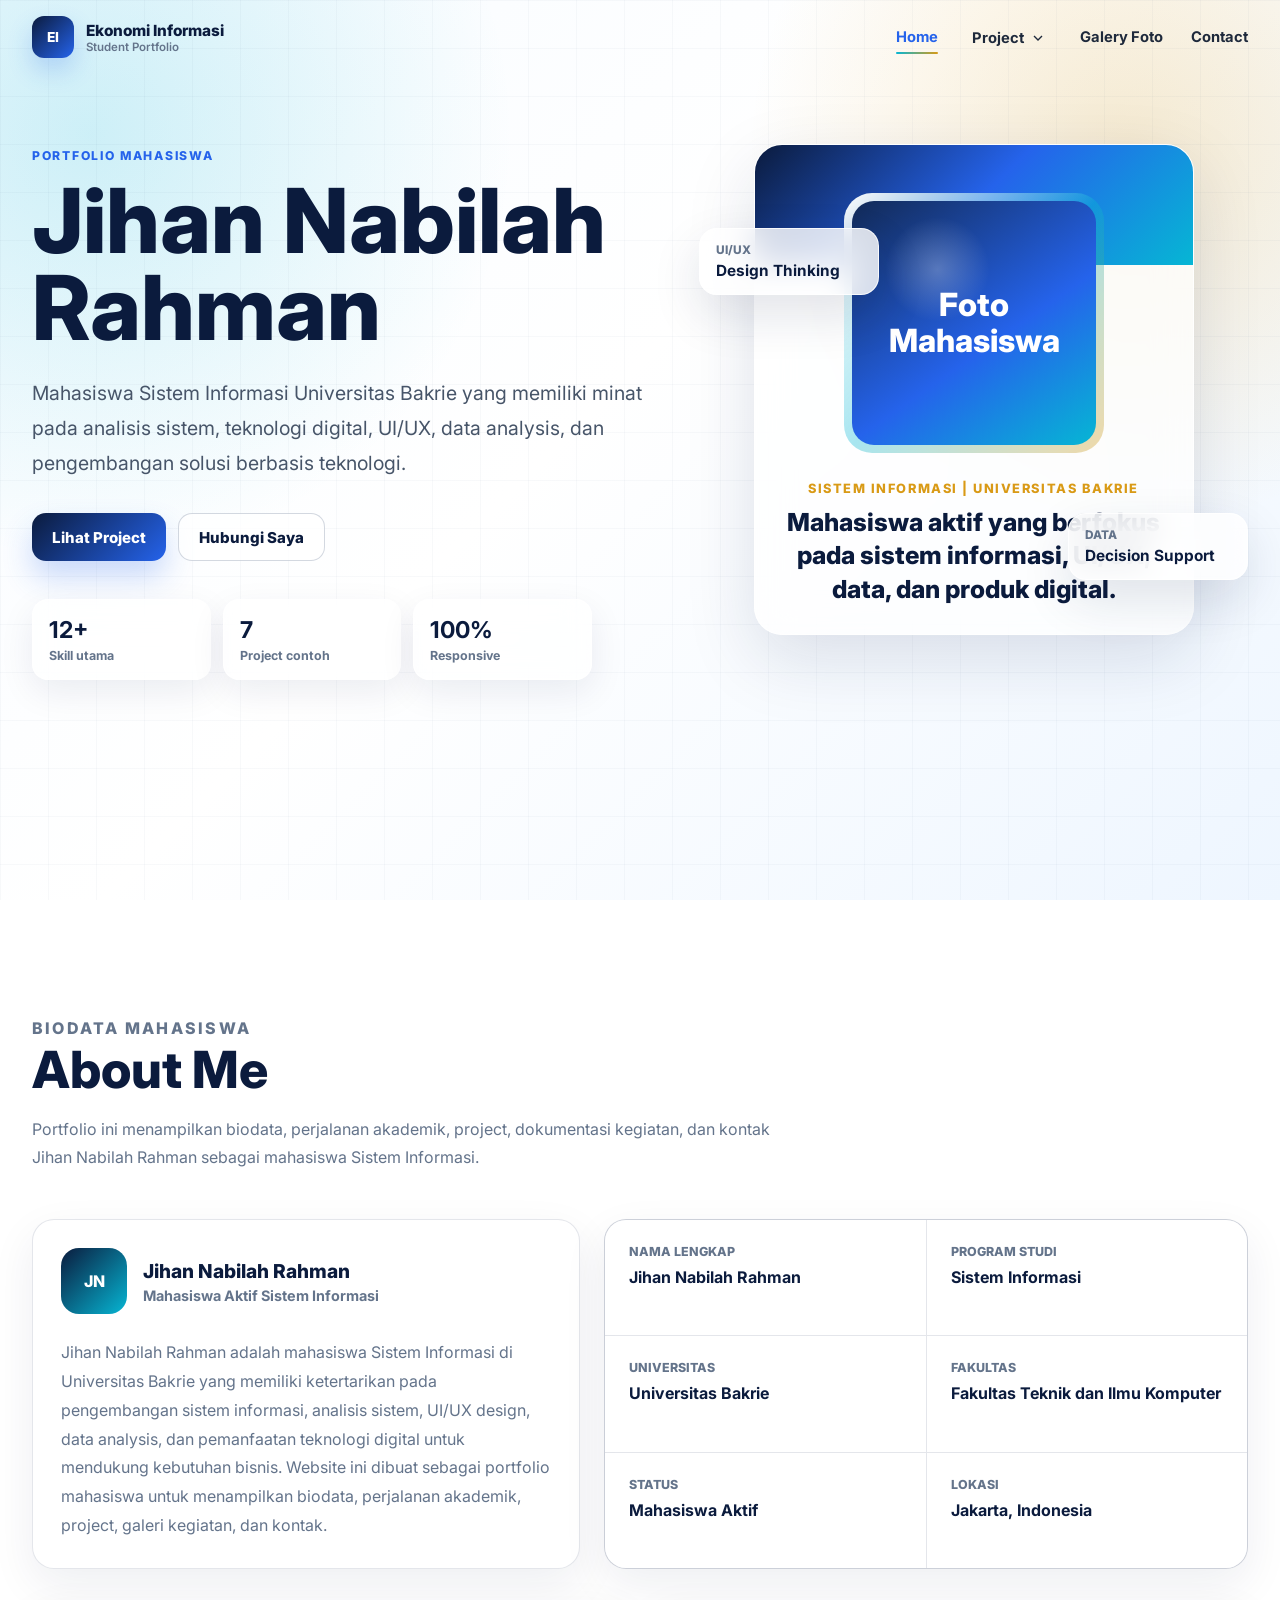
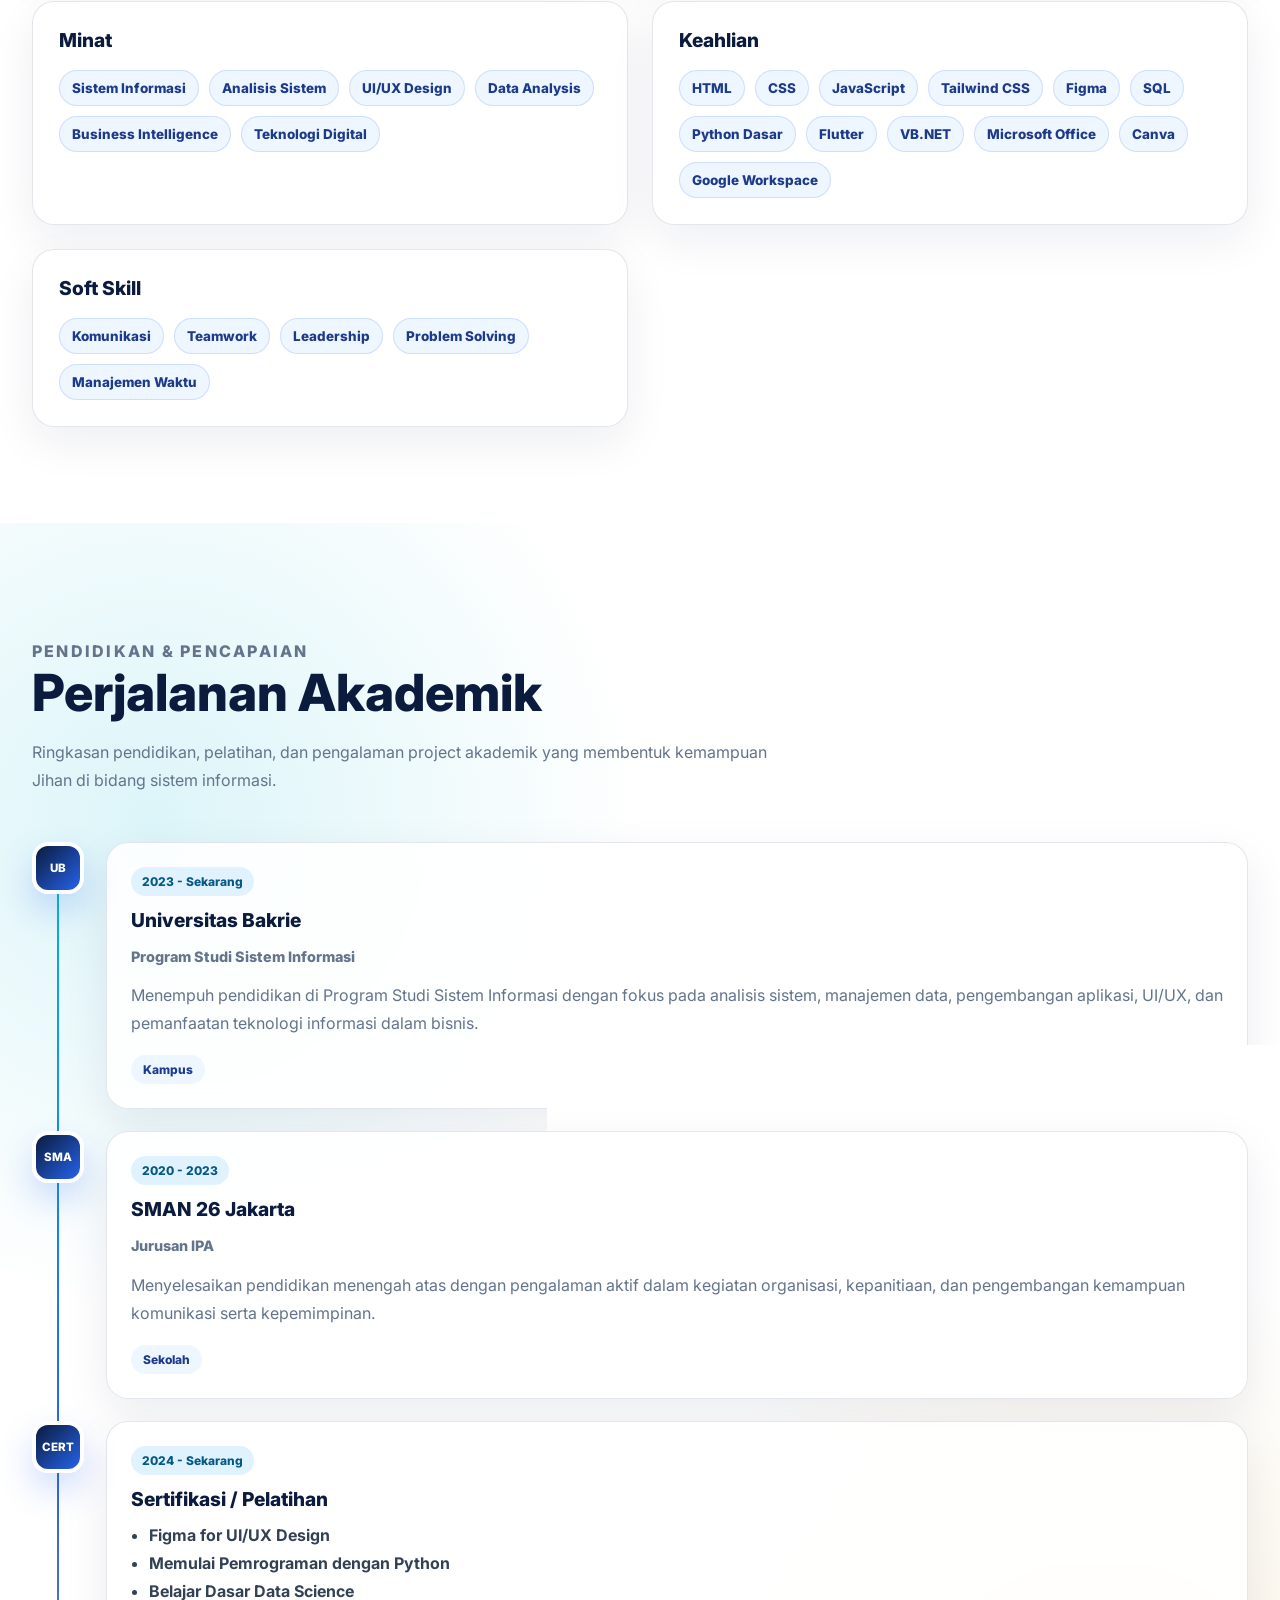
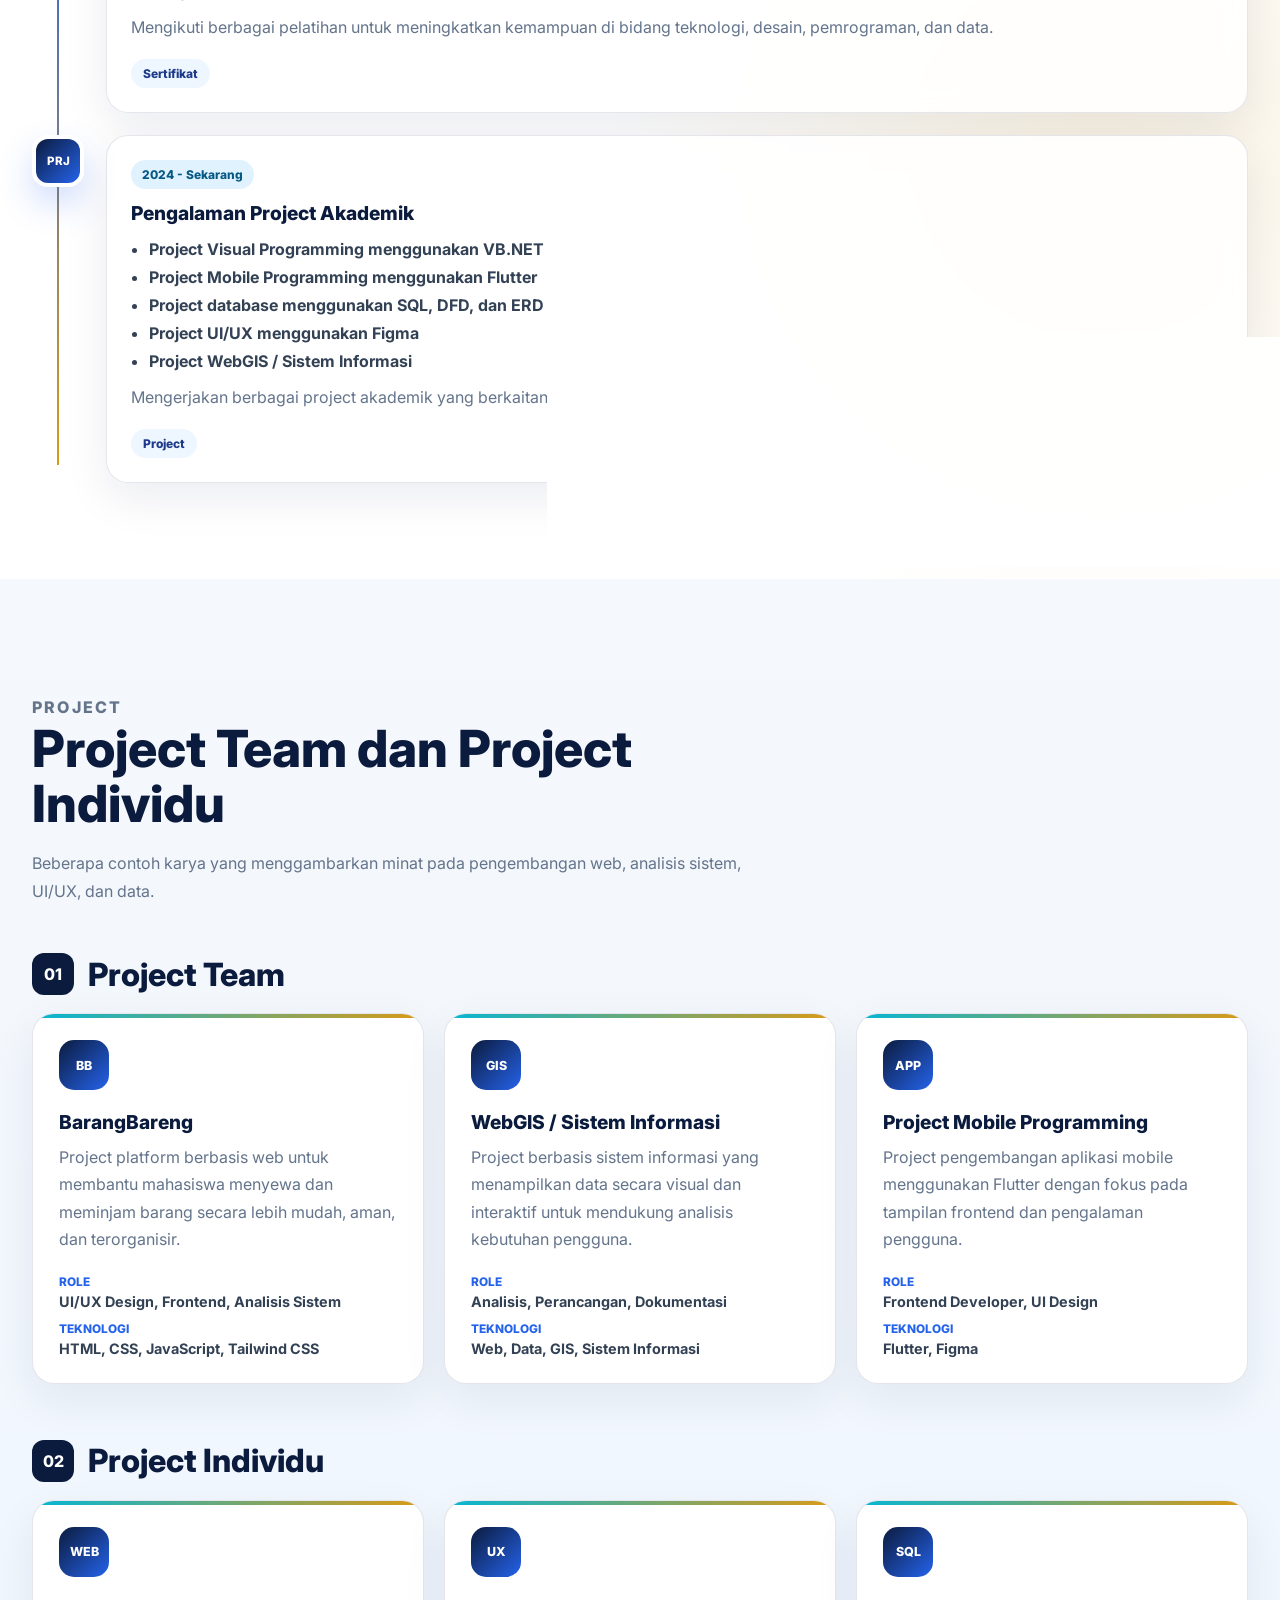
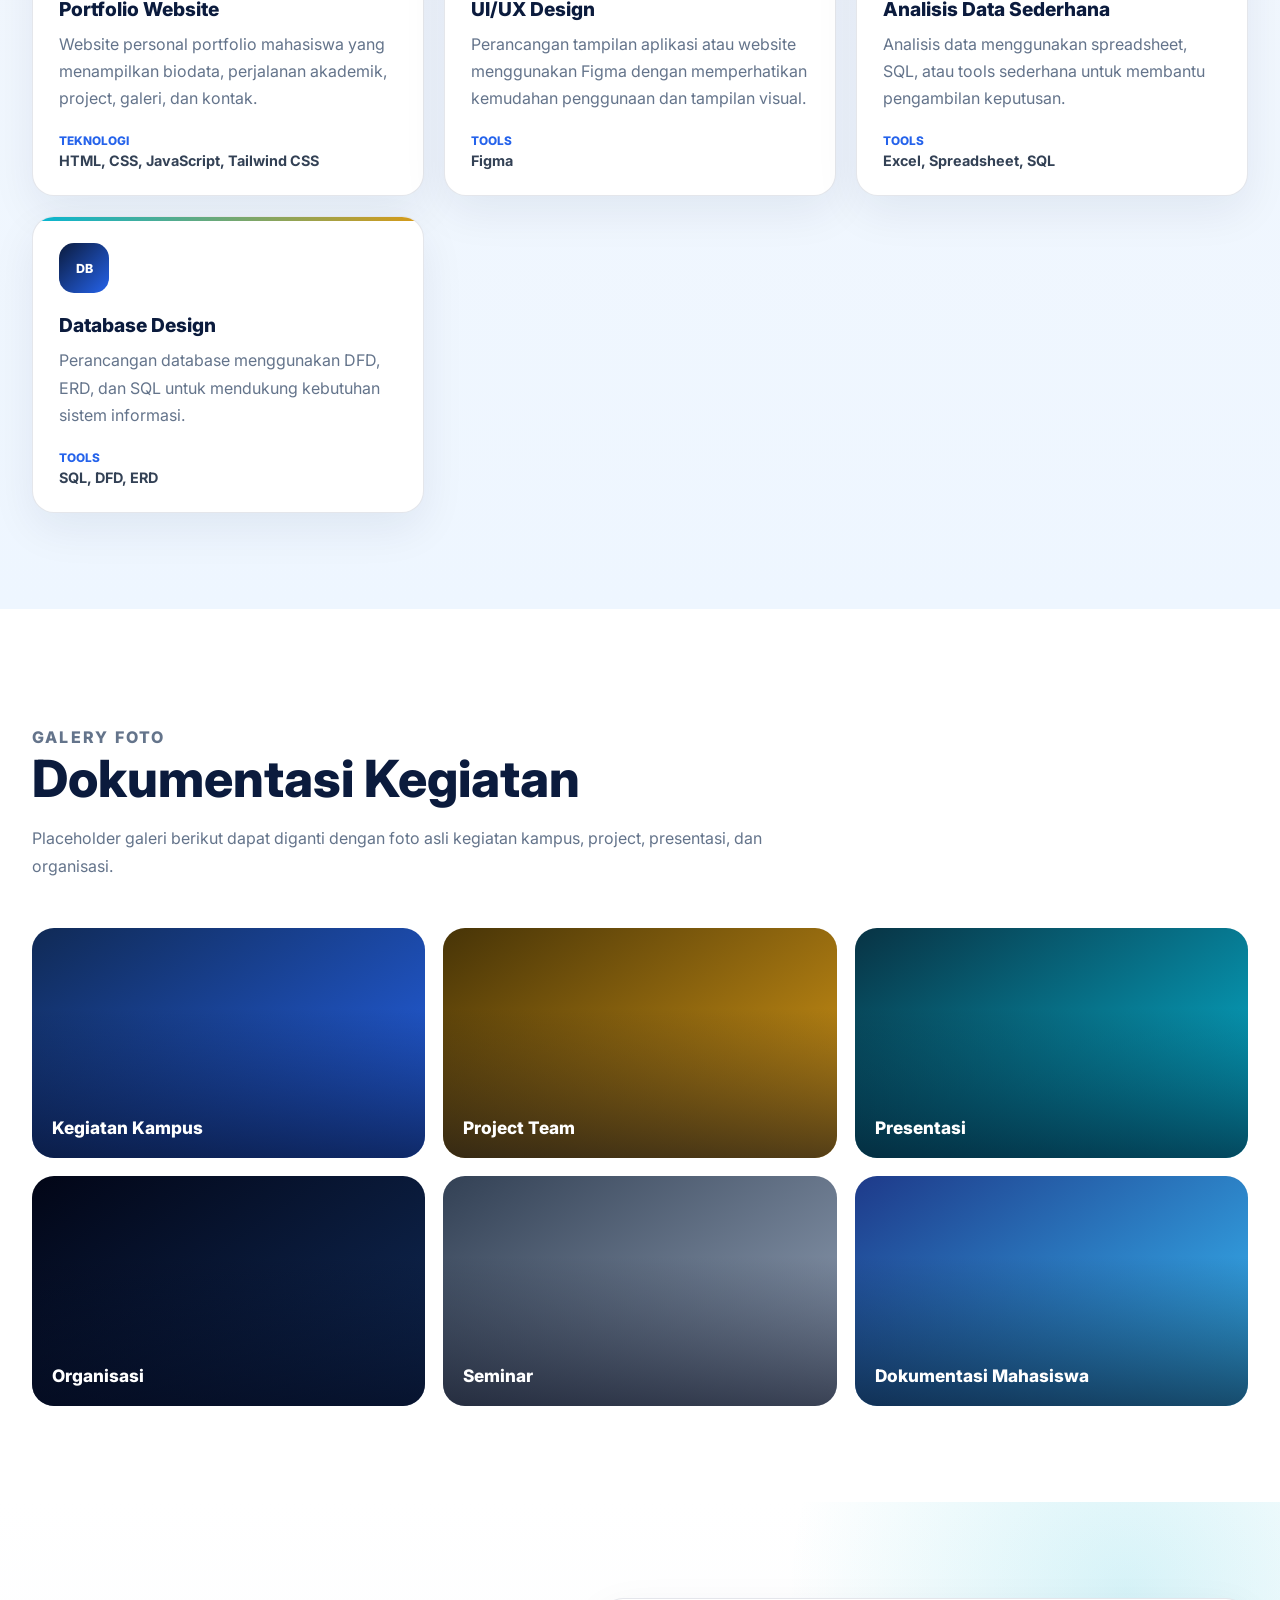
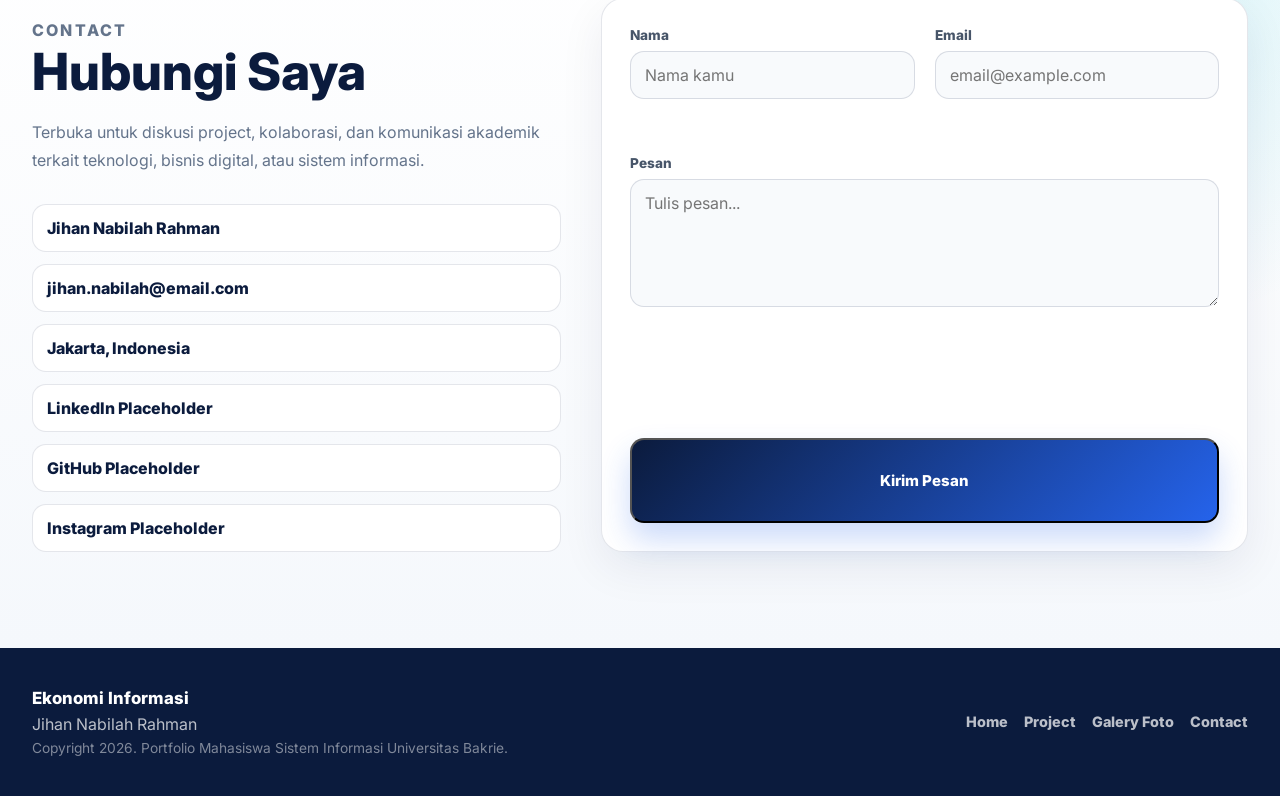
<file: index.html>
<!DOCTYPE html>
<html lang="id" class="scroll-smooth">
<head>
  <meta charset="UTF-8" />
  <meta name="viewport" content="width=device-width, initial-scale=1.0" />
  <meta name="description" content="Portfolio mahasiswa Jihan Nabilah Rahman untuk mata kuliah Ekonomi Informasi." />
  <title>Jihan Nabilah Rahman | Portfolio Mahasiswa</title>

  <link rel="preconnect" href="https://fonts.googleapis.com" />
  <link rel="preconnect" href="https://fonts.gstatic.com" crossorigin />
  <link href="https://fonts.googleapis.com/css2?family=Inter:wght@400;500;600;700;800&display=swap" rel="stylesheet" />
  <link rel="icon" href="assets/favicon.svg" type="image/svg+xml" />
  <link rel="stylesheet" href="assets/css/styles.css" />
</head>
<body>
  <div id="progress-bar" aria-hidden="true"></div>

  <header id="navbar" class="fixed left-0 top-0 z-50 w-full">
    <nav class="mx-auto flex max-w-7xl items-center justify-between px-5 py-4 lg:px-8" aria-label="Navigasi utama">
      <a href="#home" class="brand-link" aria-label="Ke halaman Home">
        <span class="brand-mark">EI</span>
        <span>
          <span class="brand-title">Ekonomi Informasi</span>
          <span class="brand-subtitle">Student Portfolio</span>
        </span>
      </a>

      <div class="hidden items-center gap-7 lg:flex">
        <a href="#home" class="nav-link active">Home</a>
        <div class="dropdown-parent">
          <button class="nav-link dropdown-trigger" type="button" aria-haspopup="true" aria-expanded="false">
            Project
            <svg class="h-4 w-4" viewBox="0 0 24 24" fill="none" stroke="currentColor" stroke-width="2">
              <path d="m6 9 6 6 6-6" />
            </svg>
          </button>
          <div class="dropdown-menu" role="menu">
            <a href="#project-team" class="dropdown-item" role="menuitem">Project Team</a>
            <a href="#project-individu" class="dropdown-item" role="menuitem">Project Individu</a>
          </div>
        </div>
        <a href="#gallery" class="nav-link">Galery Foto</a>
        <a href="#contact" class="nav-link">Contact</a>
      </div>

      <button id="hamburger" class="icon-button lg:hidden" type="button" aria-label="Buka menu" aria-controls="mobile-menu" aria-expanded="false">
        <span></span>
        <span></span>
        <span></span>
      </button>
    </nav>

    <div id="mobile-menu" class="mobile-panel lg:hidden" aria-hidden="true">
      <div class="mobile-panel-inner">
        <a href="#home" class="mobile-link">Home</a>
        <button id="mobile-project-toggle" class="mobile-link mobile-project-toggle" type="button" aria-expanded="false">
          Project
          <svg class="h-4 w-4" viewBox="0 0 24 24" fill="none" stroke="currentColor" stroke-width="2">
            <path d="m6 9 6 6 6-6" />
          </svg>
        </button>
        <div id="mobile-project-menu" class="mobile-submenu">
          <a href="#project-team" class="mobile-link mobile-sub-link">Project Team</a>
          <a href="#project-individu" class="mobile-link mobile-sub-link">Project Individu</a>
        </div>
        <a href="#gallery" class="mobile-link">Galery Foto</a>
        <a href="#contact" class="mobile-link">Contact</a>
      </div>
    </div>
  </header>

  <main>
    <section id="home" class="hero-section section-offset">
      <div class="hero-grid mx-auto grid max-w-7xl items-center gap-12 px-5 pb-20 pt-32 lg:grid-cols-[1.06fr_0.94fr] lg:px-8 lg:pb-24 lg:pt-36">
        <div class="hero-copy reveal">
          <p class="eyebrow">Portfolio Mahasiswa</p>
          <h1>Jihan Nabilah Rahman</h1>
          <p class="hero-subtitle">
            Mahasiswa Sistem Informasi Universitas Bakrie yang memiliki minat pada analisis sistem, teknologi digital, UI/UX, data analysis, dan pengembangan solusi berbasis teknologi.
          </p>
          <div class="mt-8 flex flex-col gap-3 sm:flex-row">
            <a href="#project-team" class="btn btn-primary">Lihat Project</a>
            <a href="#contact" class="btn btn-secondary">Hubungi Saya</a>
          </div>
          <div class="hero-stats" aria-label="Ringkasan portfolio">
            <div>
              <strong>12+</strong>
              <span>Skill utama</span>
            </div>
            <div>
              <strong>7</strong>
              <span>Project contoh</span>
            </div>
            <div>
              <strong>100%</strong>
              <span>Responsive</span>
            </div>
          </div>
        </div>

        <div class="hero-visual reveal">
          <div class="student-card">
            <div class="photo-frame">
              <!-- Ganti blok placeholder ini dengan <img src="path/foto-jihan.jpg" alt="Foto Jihan Nabilah Rahman"> jika foto asli sudah tersedia. -->
              <div class="student-photo-placeholder">
                <span>Foto Mahasiswa</span>
              </div>
            </div>
            <div class="student-card-content">
              <p>Sistem Informasi | Universitas Bakrie</p>
              <h2>Mahasiswa aktif yang berfokus pada sistem informasi, UI/UX, data, dan produk digital.</h2>
            </div>
          </div>
          <div class="floating-note note-one">
            <span>UI/UX</span>
            <strong>Design Thinking</strong>
          </div>
          <div class="floating-note note-two">
            <span>Data</span>
            <strong>Decision Support</strong>
          </div>
        </div>
      </div>
    </section>

    <section id="about" class="section-offset bg-white px-5 py-20 lg:px-8 lg:py-24">
      <div class="mx-auto max-w-7xl">
        <div class="section-heading reveal">
          <p class="eyebrow">Biodata Mahasiswa</p>
          <h2>About Me</h2>
          <p>
            Portfolio ini menampilkan biodata, perjalanan akademik, project, dokumentasi kegiatan, dan kontak Jihan Nabilah Rahman sebagai mahasiswa Sistem Informasi.
          </p>
        </div>

        <div class="mt-12 grid gap-6 lg:grid-cols-[0.92fr_1.08fr]">
          <article class="profile-card reveal">
            <div class="profile-header">
              <div class="profile-avatar">JN</div>
              <div>
                <h3>Jihan Nabilah Rahman</h3>
                <p>Mahasiswa Aktif Sistem Informasi</p>
              </div>
            </div>
            <p class="profile-description">
              Jihan Nabilah Rahman adalah mahasiswa Sistem Informasi di Universitas Bakrie yang memiliki ketertarikan pada pengembangan sistem informasi, analisis sistem, UI/UX design, data analysis, dan pemanfaatan teknologi digital untuk mendukung kebutuhan bisnis. Website ini dibuat sebagai portfolio mahasiswa untuk menampilkan biodata, perjalanan akademik, project, galeri kegiatan, dan kontak.
            </p>
          </article>

          <div class="bio-grid reveal">
            <div class="bio-item">
              <span>Nama Lengkap</span>
              <strong>Jihan Nabilah Rahman</strong>
            </div>
            <div class="bio-item">
              <span>Program Studi</span>
              <strong>Sistem Informasi</strong>
            </div>
            <div class="bio-item">
              <span>Universitas</span>
              <strong>Universitas Bakrie</strong>
            </div>
            <div class="bio-item">
              <span>Fakultas</span>
              <strong>Fakultas Teknik dan Ilmu Komputer</strong>
            </div>
            <div class="bio-item">
              <span>Status</span>
              <strong>Mahasiswa Aktif</strong>
            </div>
            <div class="bio-item">
              <span>Lokasi</span>
              <strong>Jakarta, Indonesia</strong>
            </div>
          </div>
        </div>

        <div class="mt-8 grid gap-6 lg:grid-cols-2">
          <article class="skill-card reveal">
            <h3>Minat</h3>
            <div class="pill-list">
              <span>Sistem Informasi</span>
              <span>Analisis Sistem</span>
              <span>UI/UX Design</span>
              <span>Data Analysis</span>
              <span>Business Intelligence</span>
              <span>Teknologi Digital</span>
            </div>
          </article>
          <article class="skill-card reveal">
            <h3>Keahlian</h3>
            <div class="pill-list">
              <span>HTML</span>
              <span>CSS</span>
              <span>JavaScript</span>
              <span>Tailwind CSS</span>
              <span>Figma</span>
              <span>SQL</span>
              <span>Python Dasar</span>
              <span>Flutter</span>
              <span>VB.NET</span>
              <span>Microsoft Office</span>
              <span>Canva</span>
              <span>Google Workspace</span>
            </div>
          </article>
          <article class="skill-card reveal">
            <h3>Soft Skill</h3>
            <div class="pill-list">
              <span>Komunikasi</span>
              <span>Teamwork</span>
              <span>Leadership</span>
              <span>Problem Solving</span>
              <span>Manajemen Waktu</span>
            </div>
          </article>
        </div>
      </div>
    </section>

    <section id="academic" class="section-offset academic-section px-5 py-20 lg:px-8 lg:py-24">
      <div class="mx-auto max-w-7xl">
        <div class="section-heading reveal">
          <p class="eyebrow">Pendidikan & Pencapaian</p>
          <h2>Perjalanan Akademik</h2>
          <p>Ringkasan pendidikan, pelatihan, dan pengalaman project akademik yang membentuk kemampuan Jihan di bidang sistem informasi.</p>
        </div>

        <div class="timeline mt-12">
          <article class="timeline-item reveal">
            <div class="timeline-icon" aria-hidden="true">UB</div>
            <div class="timeline-card">
              <span class="timeline-year">2023 - Sekarang</span>
              <h3>Universitas Bakrie</h3>
              <p class="timeline-meta">Program Studi Sistem Informasi</p>
              <p>Menempuh pendidikan di Program Studi Sistem Informasi dengan fokus pada analisis sistem, manajemen data, pengembangan aplikasi, UI/UX, dan pemanfaatan teknologi informasi dalam bisnis.</p>
              <span class="timeline-badge">Kampus</span>
            </div>
          </article>

          <article class="timeline-item reveal">
            <div class="timeline-icon" aria-hidden="true">SMA</div>
            <div class="timeline-card">
              <span class="timeline-year">2020 - 2023</span>
              <h3>SMAN 26 Jakarta</h3>
              <p class="timeline-meta">Jurusan IPA</p>
              <p>Menyelesaikan pendidikan menengah atas dengan pengalaman aktif dalam kegiatan organisasi, kepanitiaan, dan pengembangan kemampuan komunikasi serta kepemimpinan.</p>
              <span class="timeline-badge">Sekolah</span>
            </div>
          </article>

          <article class="timeline-item reveal">
            <div class="timeline-icon" aria-hidden="true">CERT</div>
            <div class="timeline-card">
              <span class="timeline-year">2024 - Sekarang</span>
              <h3>Sertifikasi / Pelatihan</h3>
              <ul class="timeline-list">
                <li>Figma for UI/UX Design</li>
                <li>Memulai Pemrograman dengan Python</li>
                <li>Belajar Dasar Data Science</li>
              </ul>
              <p>Mengikuti berbagai pelatihan untuk meningkatkan kemampuan di bidang teknologi, desain, pemrograman, dan data.</p>
              <span class="timeline-badge">Sertifikat</span>
            </div>
          </article>

          <article class="timeline-item reveal">
            <div class="timeline-icon" aria-hidden="true">PRJ</div>
            <div class="timeline-card">
              <span class="timeline-year">2024 - Sekarang</span>
              <h3>Pengalaman Project Akademik</h3>
              <ul class="timeline-list">
                <li>Project Visual Programming menggunakan VB.NET</li>
                <li>Project Mobile Programming menggunakan Flutter</li>
                <li>Project database menggunakan SQL, DFD, dan ERD</li>
                <li>Project UI/UX menggunakan Figma</li>
                <li>Project WebGIS / Sistem Informasi</li>
              </ul>
              <p>Mengerjakan berbagai project akademik yang berkaitan dengan pengembangan aplikasi, perancangan sistem, database, dan visualisasi informasi.</p>
              <span class="timeline-badge">Project</span>
            </div>
          </article>
        </div>
      </div>
    </section>

    <section id="projects" class="section-offset section-tint px-5 py-20 lg:px-8 lg:py-24">
      <div class="mx-auto max-w-7xl">
        <div class="section-heading reveal">
          <p class="eyebrow">Project</p>
          <h2>Project Team dan Project Individu</h2>
          <p>Beberapa contoh karya yang menggambarkan minat pada pengembangan web, analisis sistem, UI/UX, dan data.</p>
        </div>

        <div id="project-team" class="project-block section-offset mt-12">
          <div class="project-block-heading reveal">
            <span>01</span>
            <h3>Project Team</h3>
          </div>
          <div class="project-grid three">
            <article class="project-card reveal">
              <div class="project-icon">BB</div>
              <h4>BarangBareng</h4>
              <p>Project platform berbasis web untuk membantu mahasiswa menyewa dan meminjam barang secara lebih mudah, aman, dan terorganisir.</p>
              <dl>
                <div><dt>Role</dt><dd>UI/UX Design, Frontend, Analisis Sistem</dd></div>
                <div><dt>Teknologi</dt><dd>HTML, CSS, JavaScript, Tailwind CSS</dd></div>
              </dl>
            </article>
            <article class="project-card reveal">
              <div class="project-icon">GIS</div>
              <h4>WebGIS / Sistem Informasi</h4>
              <p>Project berbasis sistem informasi yang menampilkan data secara visual dan interaktif untuk mendukung analisis kebutuhan pengguna.</p>
              <dl>
                <div><dt>Role</dt><dd>Analisis, Perancangan, Dokumentasi</dd></div>
                <div><dt>Teknologi</dt><dd>Web, Data, GIS, Sistem Informasi</dd></div>
              </dl>
            </article>
            <article class="project-card reveal">
              <div class="project-icon">APP</div>
              <h4>Project Mobile Programming</h4>
              <p>Project pengembangan aplikasi mobile menggunakan Flutter dengan fokus pada tampilan frontend dan pengalaman pengguna.</p>
              <dl>
                <div><dt>Role</dt><dd>Frontend Developer, UI Design</dd></div>
                <div><dt>Teknologi</dt><dd>Flutter, Figma</dd></div>
              </dl>
            </article>
          </div>
        </div>

        <div id="project-individu" class="project-block section-offset mt-14">
          <div class="project-block-heading reveal">
            <span>02</span>
            <h3>Project Individu</h3>
          </div>
          <div class="project-grid three">
            <article class="project-card reveal">
              <div class="project-icon">WEB</div>
              <h4>Portfolio Website</h4>
              <p>Website personal portfolio mahasiswa yang menampilkan biodata, perjalanan akademik, project, galeri, dan kontak.</p>
              <dl>
                <div><dt>Teknologi</dt><dd>HTML, CSS, JavaScript, Tailwind CSS</dd></div>
              </dl>
            </article>
            <article class="project-card reveal">
              <div class="project-icon">UX</div>
              <h4>UI/UX Design</h4>
              <p>Perancangan tampilan aplikasi atau website menggunakan Figma dengan memperhatikan kemudahan penggunaan dan tampilan visual.</p>
              <dl>
                <div><dt>Tools</dt><dd>Figma</dd></div>
              </dl>
            </article>
            <article class="project-card reveal">
              <div class="project-icon">SQL</div>
              <h4>Analisis Data Sederhana</h4>
              <p>Analisis data menggunakan spreadsheet, SQL, atau tools sederhana untuk membantu pengambilan keputusan.</p>
              <dl>
                <div><dt>Tools</dt><dd>Excel, Spreadsheet, SQL</dd></div>
              </dl>
            </article>
            <article class="project-card reveal">
              <div class="project-icon">DB</div>
              <h4>Database Design</h4>
              <p>Perancangan database menggunakan DFD, ERD, dan SQL untuk mendukung kebutuhan sistem informasi.</p>
              <dl>
                <div><dt>Tools</dt><dd>SQL, DFD, ERD</dd></div>
              </dl>
            </article>
          </div>
        </div>
      </div>
    </section>

    <section id="gallery" class="section-offset bg-white px-5 py-20 lg:px-8 lg:py-24">
      <div class="mx-auto max-w-7xl">
        <div class="section-heading reveal">
          <p class="eyebrow">Galery Foto</p>
          <h2>Dokumentasi Kegiatan</h2>
          <p>Placeholder galeri berikut dapat diganti dengan foto asli kegiatan kampus, project, presentasi, dan organisasi.</p>
        </div>

        <div class="gallery-grid mt-12">
          <button class="gallery-item reveal" type="button" data-title="Kegiatan Kampus" data-tone="blue">
            <span>Kegiatan Kampus</span>
          </button>
          <button class="gallery-item reveal" type="button" data-title="Project Team" data-tone="gold">
            <span>Project Team</span>
          </button>
          <button class="gallery-item reveal" type="button" data-title="Presentasi" data-tone="cyan">
            <span>Presentasi</span>
          </button>
          <button class="gallery-item reveal" type="button" data-title="Organisasi" data-tone="navy">
            <span>Organisasi</span>
          </button>
          <button class="gallery-item reveal" type="button" data-title="Seminar" data-tone="silver">
            <span>Seminar</span>
          </button>
          <button class="gallery-item reveal" type="button" data-title="Dokumentasi Mahasiswa" data-tone="sky">
            <span>Dokumentasi Mahasiswa</span>
          </button>
        </div>
      </div>
    </section>

    <section id="contact" class="section-offset contact-section px-5 py-20 lg:px-8 lg:py-24">
      <div class="mx-auto grid max-w-7xl gap-10 lg:grid-cols-[0.9fr_1.1fr]">
        <div class="contact-copy reveal">
          <p class="eyebrow">Contact</p>
          <h2>Hubungi Saya</h2>
          <p>Terbuka untuk diskusi project, kolaborasi, dan komunikasi akademik terkait teknologi, bisnis digital, atau sistem informasi.</p>

          <div class="contact-list">
            <span>Jihan Nabilah Rahman</span>
            <a href="mailto:jihan.nabilah@email.com">jihan.nabilah@email.com</a>
            <span>Jakarta, Indonesia</span>
            <a href="https://www.linkedin.com/" target="_blank" rel="noreferrer">LinkedIn Placeholder</a>
            <a href="https://github.com/" target="_blank" rel="noreferrer">GitHub Placeholder</a>
            <a href="https://www.instagram.com/" target="_blank" rel="noreferrer">Instagram Placeholder</a>
          </div>
        </div>

        <form id="contact-form" class="contact-form reveal" novalidate>
          <div class="grid gap-5 sm:grid-cols-2">
            <label>
              <span>Nama</span>
              <input name="name" type="text" placeholder="Nama kamu" required />
            </label>
            <label>
              <span>Email</span>
              <input name="email" type="email" placeholder="email@example.com" required />
            </label>
          </div>
          <label>
            <span>Pesan</span>
            <textarea name="message" rows="5" placeholder="Tulis pesan..." required></textarea>
          </label>
          <p id="form-message" class="form-message" role="status" aria-live="polite"></p>
          <button type="submit" class="btn btn-primary w-full justify-center">Kirim Pesan</button>
        </form>
      </div>
    </section>
  </main>

  <footer class="footer px-5 py-10 lg:px-8">
    <div class="mx-auto flex max-w-7xl flex-col gap-6 md:flex-row md:items-center md:justify-between">
      <div>
        <a href="#home" class="footer-brand">Ekonomi Informasi</a>
        <p>Jihan Nabilah Rahman</p>
        <p class="copyright">Copyright 2026. Portfolio Mahasiswa Sistem Informasi Universitas Bakrie.</p>
      </div>
      <div class="footer-links">
        <a href="#home">Home</a>
        <a href="#projects">Project</a>
        <a href="#gallery">Galery Foto</a>
        <a href="#contact">Contact</a>
      </div>
    </div>
  </footer>

  <button id="back-to-top" class="back-to-top" type="button" aria-label="Kembali ke atas">
    <svg class="h-5 w-5" viewBox="0 0 24 24" fill="none" stroke="currentColor" stroke-width="2.4">
      <path d="m18 15-6-6-6 6" />
    </svg>
  </button>

  <div id="lightbox" class="lightbox" aria-hidden="true">
    <div class="lightbox-card" role="dialog" aria-modal="true" aria-labelledby="lightbox-title">
      <button id="lightbox-close" class="lightbox-close" type="button" aria-label="Tutup galeri">&times;</button>
      <div id="lightbox-visual" class="lightbox-visual"></div>
      <h3 id="lightbox-title"></h3>
      <p>Placeholder foto. Ganti elemen galeri dengan gambar asli ketika file dokumentasi sudah tersedia.</p>
    </div>
  </div>

  <script src="assets/js/main.js"></script>
</body>
</html>
</file>
<file: assets/css/styles.css>
:root {
  --navy: #0b1b3d;
  --navy-2: #102a56;
  --blue: #2563eb;
  --cyan: #06b6d4;
  --gold: #d99a16;
  --soft: #f5f8fc;
  --muted: #64748b;
  --line: rgba(15, 31, 74, 0.11);
  --shadow: 0 24px 70px rgba(15, 31, 74, 0.13);
}

/* Local utility classes replacing the old Tailwind CDN usage for production. */
.fixed { position: fixed; }
.left-0 { left: 0; }
.top-0 { top: 0; }
.z-50 { z-index: 50; }
.w-full { width: 100%; }
.mx-auto { margin-right: auto; margin-left: auto; }
.mt-8 { margin-top: 2rem; }
.mt-12 { margin-top: 3rem; }
.mt-14 { margin-top: 3.5rem; }
.hidden { display: none; }
.flex { display: flex; }
.grid { display: grid; }
.items-center { align-items: center; }
.items-start { align-items: flex-start; }
.justify-between { justify-content: space-between; }
.justify-center { justify-content: center; }
.flex-col { flex-direction: column; }
.gap-3 { gap: 0.75rem; }
.gap-5 { gap: 1.25rem; }
.gap-6 { gap: 1.5rem; }
.gap-7 { gap: 1.75rem; }
.gap-10 { gap: 2.5rem; }
.gap-12 { gap: 3rem; }
.bg-white { background: #ffffff; }
.px-5 { padding-right: 1.25rem; padding-left: 1.25rem; }
.py-4 { padding-top: 1rem; padding-bottom: 1rem; }
.py-10 { padding-top: 2.5rem; padding-bottom: 2.5rem; }
.py-20 { padding-top: 5rem; padding-bottom: 5rem; }
.pb-20 { padding-bottom: 5rem; }
.pt-32 { padding-top: 8rem; }
.max-w-7xl { max-width: 80rem; }
.h-4 { height: 1rem; }
.h-5 { height: 1.25rem; }
.w-4 { width: 1rem; }
.w-5 { width: 1.25rem; }

* {
  box-sizing: border-box;
}

body {
  margin: 0;
  overflow-x: hidden;
  color: #14213d;
  background: #ffffff;
  font-family: "Inter", system-ui, -apple-system, BlinkMacSystemFont, "Segoe UI", sans-serif;
}

body.menu-open {
  overflow: hidden;
}

a {
  color: inherit;
  text-decoration: none;
}

button,
input,
textarea {
  font: inherit;
}

::selection {
  color: #ffffff;
  background: var(--blue);
}

#progress-bar {
  position: fixed;
  left: 0;
  top: 0;
  z-index: 100;
  height: 3px;
  width: 0;
  background: linear-gradient(90deg, var(--cyan), var(--gold));
}

#navbar {
  transition: background 220ms ease, box-shadow 220ms ease, border-color 220ms ease;
}

#navbar.scrolled,
#navbar.menu-active {
  border-bottom: 1px solid rgba(255, 255, 255, 0.3);
  background: rgba(255, 255, 255, 0.82);
  box-shadow: 0 18px 50px rgba(15, 31, 74, 0.08);
  backdrop-filter: blur(18px);
}

.brand-link {
  display: inline-flex;
  align-items: center;
  gap: 12px;
}

.brand-mark {
  display: grid;
  width: 42px;
  height: 42px;
  place-items: center;
  border-radius: 12px;
  color: #ffffff;
  background: linear-gradient(135deg, var(--navy), var(--blue));
  font-size: 0.86rem;
  font-weight: 800;
  box-shadow: 0 12px 24px rgba(37, 99, 235, 0.22);
}

.brand-title,
.brand-subtitle {
  display: block;
}

.brand-title {
  color: var(--navy);
  font-size: 0.96rem;
  font-weight: 800;
  letter-spacing: 0;
}

.brand-subtitle {
  color: var(--muted);
  font-size: 0.72rem;
  font-weight: 600;
}

.nav-link {
  display: inline-flex;
  align-items: center;
  gap: 6px;
  position: relative;
  color: #1e293b;
  font-size: 0.92rem;
  font-weight: 700;
  transition: color 180ms ease;
}

.nav-link::after {
  position: absolute;
  right: 0;
  bottom: -8px;
  left: 0;
  height: 2px;
  border-radius: 999px;
  background: linear-gradient(90deg, var(--cyan), var(--gold));
  content: "";
  opacity: 0;
  transform: scaleX(0.35);
  transition: opacity 180ms ease, transform 180ms ease;
}

.nav-link:hover,
.nav-link.active {
  color: var(--blue);
}

.nav-link:hover::after,
.nav-link.active::after {
  opacity: 1;
  transform: scaleX(1);
}

.dropdown-parent {
  position: relative;
}

.dropdown-trigger {
  border: 0;
  background: transparent;
  cursor: pointer;
}

.dropdown-menu {
  position: absolute;
  top: calc(100% + 18px);
  left: 50%;
  min-width: 210px;
  padding: 8px;
  border: 1px solid var(--line);
  border-radius: 16px;
  background: rgba(255, 255, 255, 0.96);
  box-shadow: var(--shadow);
  opacity: 0;
  pointer-events: none;
  transform: translate(-50%, 8px);
  transition: opacity 180ms ease, transform 180ms ease;
  backdrop-filter: blur(16px);
}

.dropdown-parent:hover .dropdown-menu,
.dropdown-parent:focus-within .dropdown-menu {
  opacity: 1;
  pointer-events: auto;
  transform: translate(-50%, 0);
}

.dropdown-item {
  display: block;
  padding: 11px 13px;
  border-radius: 11px;
  color: #334155;
  font-size: 0.9rem;
  font-weight: 700;
}

.dropdown-item:hover {
  color: var(--blue);
  background: #eef6ff;
}

.icon-button {
  display: inline-grid;
  width: 44px;
  height: 44px;
  place-items: center;
  border: 1px solid var(--line);
  border-radius: 12px;
  background: rgba(255, 255, 255, 0.76);
}

.icon-button span {
  display: block;
  width: 18px;
  height: 2px;
  margin: 2px 0;
  border-radius: 999px;
  background: var(--navy);
  transition: transform 180ms ease, opacity 180ms ease;
}

.icon-button.active span:nth-child(1) {
  transform: translateY(6px) rotate(45deg);
}

.icon-button.active span:nth-child(2) {
  opacity: 0;
}

.icon-button.active span:nth-child(3) {
  transform: translateY(-6px) rotate(-45deg);
}

.mobile-panel {
  max-height: 0;
  overflow: hidden;
  border-bottom: 1px solid transparent;
  background: rgba(255, 255, 255, 0.94);
  transition: max-height 240ms ease, border-color 240ms ease;
  backdrop-filter: blur(18px);
}

.mobile-panel.open {
  max-height: 430px;
  border-color: var(--line);
}

.mobile-panel-inner {
  display: flex;
  flex-direction: column;
  gap: 8px;
  padding: 12px 20px 22px;
}

.mobile-link {
  display: flex;
  width: 100%;
  align-items: center;
  justify-content: space-between;
  border: 0;
  border-radius: 12px;
  padding: 12px 14px;
  color: var(--navy);
  background: transparent;
  font-size: 0.98rem;
  font-weight: 800;
  text-align: left;
}

.mobile-link:hover {
  background: #eef6ff;
}

.mobile-submenu {
  display: none;
  padding-left: 12px;
}

.mobile-submenu.open {
  display: block;
}

.mobile-sub-link {
  color: var(--muted);
  font-size: 0.9rem;
}

.section-offset {
  scroll-margin-top: 94px;
}

.hero-section {
  position: relative;
  min-height: 100vh;
  overflow: hidden;
  background:
    radial-gradient(circle at 7% 15%, rgba(6, 182, 212, 0.18), transparent 30%),
    radial-gradient(circle at 88% 17%, rgba(217, 154, 22, 0.2), transparent 28%),
    linear-gradient(135deg, #f7fbff 0%, #ffffff 46%, #eef6ff 100%);
}

.hero-section::before {
  position: absolute;
  inset: 0;
  opacity: 0.5;
  background-image: linear-gradient(rgba(16, 42, 86, 0.06) 1px, transparent 1px), linear-gradient(90deg, rgba(16, 42, 86, 0.06) 1px, transparent 1px);
  background-size: 48px 48px;
  content: "";
}

.hero-grid {
  position: relative;
  z-index: 1;
}

.eyebrow {
  margin: 0 0 14px;
  color: var(--blue);
  font-size: 0.76rem;
  font-weight: 800;
  letter-spacing: 0.14em;
  text-transform: uppercase;
}

.hero-copy h1,
.section-heading h2,
.contact-copy h2 {
  margin: 0;
  color: var(--navy);
  letter-spacing: 0;
}

.hero-copy h1 {
  max-width: 760px;
  font-size: clamp(2.7rem, 7vw, 5.7rem);
  font-weight: 800;
  line-height: 0.98;
}

.hero-subtitle {
  max-width: 680px;
  margin: 24px 0 0;
  color: #475569;
  font-size: clamp(1rem, 2vw, 1.22rem);
  line-height: 1.8;
}

.btn {
  display: inline-flex;
  min-height: 48px;
  align-items: center;
  justify-content: center;
  border-radius: 14px;
  padding: 13px 20px;
  font-size: 0.94rem;
  font-weight: 800;
  transition: transform 180ms ease, box-shadow 180ms ease, background 180ms ease, color 180ms ease;
}

.btn:hover {
  transform: translateY(-2px);
}

.btn-primary {
  color: #ffffff;
  background: linear-gradient(135deg, var(--navy), var(--blue));
  box-shadow: 0 16px 30px rgba(37, 99, 235, 0.24);
}

.btn-secondary {
  border: 1px solid rgba(16, 42, 86, 0.18);
  color: var(--navy);
  background: rgba(255, 255, 255, 0.72);
}

.btn-secondary:hover {
  background: #ffffff;
  box-shadow: 0 16px 34px rgba(15, 31, 74, 0.12);
}

.hero-stats {
  display: grid;
  max-width: 560px;
  grid-template-columns: repeat(3, minmax(0, 1fr));
  gap: 12px;
  margin-top: 38px;
}

.hero-stats div {
  border: 1px solid rgba(255, 255, 255, 0.75);
  border-radius: 16px;
  padding: 16px;
  background: rgba(255, 255, 255, 0.68);
  box-shadow: 0 12px 35px rgba(15, 31, 74, 0.08);
  backdrop-filter: blur(14px);
}

.hero-stats strong,
.hero-stats span {
  display: block;
}

.hero-stats strong {
  color: var(--navy);
  font-size: 1.45rem;
}

.hero-stats span {
  margin-top: 4px;
  color: var(--muted);
  font-size: 0.78rem;
  font-weight: 700;
}

.hero-visual {
  position: relative;
  min-height: 540px;
}

.student-card {
  position: relative;
  max-width: 440px;
  margin: 0 auto;
  overflow: hidden;
  border: 1px solid rgba(255, 255, 255, 0.8);
  border-radius: 28px;
  background: rgba(255, 255, 255, 0.72);
  box-shadow: var(--shadow);
  backdrop-filter: blur(18px);
}

.student-card::before {
  display: block;
  height: 120px;
  background: linear-gradient(135deg, var(--navy), var(--blue), var(--cyan));
  content: "";
}

.photo-frame {
  width: min(68vw, 260px);
  height: min(68vw, 260px);
  margin: -72px auto 0;
  padding: 8px;
  border-radius: 28px;
  background: linear-gradient(135deg, #ffffff, rgba(6, 182, 212, 0.35), rgba(217, 154, 22, 0.36));
}

.student-photo-placeholder {
  display: grid;
  width: 100%;
  height: 100%;
  place-items: center;
  border-radius: 22px;
  color: #ffffff;
  background:
    radial-gradient(circle at 35% 28%, rgba(255, 255, 255, 0.26), transparent 22%),
    linear-gradient(145deg, #122a57, #2563eb 58%, #06b6d4);
  font-size: clamp(2.5rem, 8vw, 4.2rem);
  font-weight: 800;
}

.student-photo-placeholder span {
  display: block;
  max-width: 170px;
  font-size: clamp(1.35rem, 5vw, 2rem);
  line-height: 1.12;
  text-align: center;
}

.student-card-content {
  padding: 28px;
  text-align: center;
}

.student-card-content p {
  margin: 0 0 10px;
  color: var(--gold);
  font-size: 0.8rem;
  font-weight: 800;
  letter-spacing: 0.12em;
  text-transform: uppercase;
}

.student-card-content h2 {
  margin: 0;
  color: var(--navy);
  font-size: clamp(1.15rem, 3vw, 1.55rem);
  font-weight: 800;
  line-height: 1.35;
}

.floating-note {
  position: absolute;
  min-width: 180px;
  border: 1px solid rgba(255, 255, 255, 0.82);
  border-radius: 18px;
  padding: 14px 16px;
  background: rgba(255, 255, 255, 0.82);
  box-shadow: 0 20px 50px rgba(15, 31, 74, 0.12);
  backdrop-filter: blur(16px);
}

.floating-note span,
.floating-note strong {
  display: block;
}

.floating-note span {
  color: var(--muted);
  font-size: 0.74rem;
  font-weight: 800;
  text-transform: uppercase;
}

.floating-note strong {
  margin-top: 4px;
  color: var(--navy);
  font-size: 0.96rem;
}

.note-one {
  top: 84px;
  left: 0;
}

.note-two {
  right: 0;
  bottom: 104px;
}

.section-heading {
  max-width: 740px;
}

.section-heading h2,
.contact-copy h2 {
  font-size: clamp(2rem, 4vw, 3.6rem);
  font-weight: 800;
  line-height: 1.08;
}

.section-heading p,
.contact-copy p {
  margin: 18px 0 0;
  color: var(--muted);
  font-size: 1rem;
  line-height: 1.75;
}

.profile-card,
.bio-grid,
.skill-card,
.project-card,
.contact-form {
  border: 1px solid var(--line);
  border-radius: 22px;
  background: #ffffff;
  box-shadow: 0 16px 45px rgba(15, 31, 74, 0.07);
}

.profile-card {
  padding: 28px;
}

.profile-header {
  display: flex;
  align-items: center;
  gap: 16px;
}

.profile-avatar {
  display: grid;
  width: 66px;
  height: 66px;
  place-items: center;
  border-radius: 18px;
  color: #ffffff;
  background: linear-gradient(135deg, var(--navy), var(--cyan));
  font-weight: 800;
}

.profile-header h3,
.skill-card h3 {
  margin: 0;
  color: var(--navy);
  font-size: 1.2rem;
  font-weight: 800;
}

.profile-header p,
.profile-description {
  color: var(--muted);
}

.profile-header p {
  margin: 4px 0 0;
  font-size: 0.9rem;
  font-weight: 700;
}

.profile-description {
  margin: 24px 0 0;
  line-height: 1.8;
}

.bio-grid {
  display: grid;
  grid-template-columns: repeat(2, minmax(0, 1fr));
  gap: 1px;
  overflow: hidden;
  background: var(--line);
}

.bio-item {
  padding: 24px;
  background: #ffffff;
}

.bio-item span,
.bio-item strong {
  display: block;
}

.bio-item span {
  color: var(--muted);
  font-size: 0.78rem;
  font-weight: 800;
  text-transform: uppercase;
}

.bio-item strong {
  margin-top: 8px;
  color: var(--navy);
  font-size: 1rem;
}

.skill-card {
  padding: 26px;
}

.pill-list {
  display: flex;
  flex-wrap: wrap;
  gap: 10px;
  margin-top: 18px;
}

.pill-list span {
  border: 1px solid rgba(37, 99, 235, 0.16);
  border-radius: 999px;
  padding: 9px 12px;
  color: #1e3a8a;
  background: #eef6ff;
  font-size: 0.84rem;
  font-weight: 800;
}

.section-tint {
  background: linear-gradient(180deg, #f5f8fc 0%, #eef6ff 100%);
}

.academic-section {
  background:
    radial-gradient(circle at 12% 18%, rgba(6, 182, 212, 0.14), transparent 28%),
    radial-gradient(circle at 86% 74%, rgba(217, 154, 22, 0.12), transparent 30%),
    #ffffff;
}

.timeline {
  position: relative;
  display: grid;
  gap: 22px;
}

.timeline::before {
  position: absolute;
  top: 18px;
  bottom: 18px;
  left: 25px;
  width: 2px;
  background: linear-gradient(180deg, var(--cyan), var(--blue), var(--gold));
  content: "";
}

.timeline-item {
  position: relative;
  display: grid;
  grid-template-columns: 52px minmax(0, 1fr);
  gap: 22px;
  align-items: start;
}

.timeline-icon {
  position: relative;
  z-index: 1;
  display: grid;
  width: 52px;
  height: 52px;
  place-items: center;
  border: 4px solid #ffffff;
  border-radius: 16px;
  color: #ffffff;
  background: linear-gradient(135deg, var(--navy), var(--blue));
  box-shadow: 0 16px 34px rgba(37, 99, 235, 0.22);
  font-size: 0.72rem;
  font-weight: 800;
}

.timeline-card {
  position: relative;
  border: 1px solid var(--line);
  border-radius: 22px;
  padding: 24px;
  background: rgba(255, 255, 255, 0.88);
  box-shadow: 0 16px 45px rgba(15, 31, 74, 0.08);
  backdrop-filter: blur(14px);
}

.timeline-year,
.timeline-badge {
  display: inline-flex;
  align-items: center;
  border-radius: 999px;
  font-size: 0.75rem;
  font-weight: 800;
}

.timeline-year {
  margin-bottom: 12px;
  padding: 7px 11px;
  color: #075985;
  background: #e0f2fe;
}

.timeline-card h3 {
  margin: 0;
  color: var(--navy);
  font-size: 1.2rem;
  font-weight: 800;
}

.timeline-meta {
  margin: 6px 0 12px;
  color: var(--gold);
  font-size: 0.9rem;
  font-weight: 800;
}

.timeline-card p {
  margin: 12px 0 0;
  color: var(--muted);
  line-height: 1.75;
}

.timeline-list {
  display: grid;
  gap: 8px;
  margin: 14px 0 0;
  padding-left: 18px;
  color: #334155;
  font-weight: 700;
}

.timeline-badge {
  margin-top: 18px;
  padding: 7px 12px;
  color: #1e3a8a;
  background: #eef6ff;
}

.project-block-heading {
  display: flex;
  align-items: center;
  gap: 14px;
  margin-bottom: 18px;
}

.project-block-heading span {
  display: grid;
  width: 42px;
  height: 42px;
  place-items: center;
  border-radius: 12px;
  color: #ffffff;
  background: var(--navy);
  font-weight: 800;
}

.project-block-heading h3 {
  margin: 0;
  color: var(--navy);
  font-size: clamp(1.35rem, 3vw, 2rem);
  font-weight: 800;
}

.project-grid {
  display: grid;
  gap: 20px;
  grid-template-columns: repeat(2, minmax(0, 1fr));
}

.project-grid.three {
  grid-template-columns: repeat(3, minmax(0, 1fr));
}

.project-card {
  position: relative;
  overflow: hidden;
  padding: 26px;
  transition: transform 180ms ease, box-shadow 180ms ease, border-color 180ms ease;
}

.project-card::before {
  position: absolute;
  inset: 0 0 auto;
  height: 4px;
  background: linear-gradient(90deg, var(--cyan), var(--gold));
  content: "";
}

.project-card:hover {
  border-color: rgba(37, 99, 235, 0.32);
  box-shadow: var(--shadow);
  transform: translateY(-5px);
}

.project-icon {
  display: grid;
  width: 50px;
  height: 50px;
  place-items: center;
  border-radius: 15px;
  color: #ffffff;
  background: linear-gradient(135deg, var(--navy), var(--blue));
  font-size: 0.78rem;
  font-weight: 800;
}

.project-card h4 {
  margin: 20px 0 10px;
  color: var(--navy);
  font-size: 1.2rem;
  font-weight: 800;
}

.project-card p {
  margin: 0;
  color: var(--muted);
  line-height: 1.7;
}

.project-card dl {
  display: grid;
  gap: 12px;
  margin: 22px 0 0;
}

.project-card dt {
  color: var(--blue);
  font-size: 0.74rem;
  font-weight: 800;
  text-transform: uppercase;
}

.project-card dd {
  margin: 4px 0 0;
  color: #334155;
  font-size: 0.9rem;
  font-weight: 700;
}

.gallery-grid {
  display: grid;
  grid-template-columns: repeat(3, minmax(0, 1fr));
  gap: 18px;
}

.gallery-item {
  position: relative;
  display: flex;
  min-height: 230px;
  align-items: flex-end;
  overflow: hidden;
  border: 0;
  border-radius: 22px;
  padding: 20px;
  color: #ffffff;
  cursor: pointer;
  text-align: left;
  transition: transform 180ms ease, box-shadow 180ms ease;
}

.gallery-item::before {
  position: absolute;
  inset: 0;
  background: linear-gradient(145deg, #102a56, #2563eb);
  content: "";
  transition: transform 300ms ease;
}

.gallery-item[data-tone="gold"]::before {
  background: linear-gradient(145deg, #473407, #d99a16);
}

.gallery-item[data-tone="cyan"]::before {
  background: linear-gradient(145deg, #083344, #06b6d4);
}

.gallery-item[data-tone="navy"]::before {
  background: linear-gradient(145deg, #020617, #102a56);
}

.gallery-item[data-tone="silver"]::before {
  background: linear-gradient(145deg, #334155, #94a3b8);
}

.gallery-item[data-tone="sky"]::before {
  background: linear-gradient(145deg, #1e3a8a, #38bdf8);
}

.gallery-item::after {
  position: absolute;
  inset: 0;
  background: linear-gradient(to top, rgba(2, 6, 23, 0.62), transparent 65%);
  content: "";
}

.gallery-item:hover {
  box-shadow: var(--shadow);
  transform: translateY(-5px);
}

.gallery-item:hover::before {
  transform: scale(1.07);
}

.gallery-item span {
  position: relative;
  z-index: 1;
  font-size: 1.08rem;
  font-weight: 800;
}

.contact-section {
  background:
    radial-gradient(circle at 88% 12%, rgba(6, 182, 212, 0.16), transparent 26%),
    linear-gradient(180deg, #ffffff, #f5f8fc);
}

.contact-copy {
  align-self: center;
}

.contact-list {
  display: grid;
  gap: 12px;
  margin-top: 30px;
}

.contact-list a,
.contact-list span {
  display: flex;
  min-height: 48px;
  align-items: center;
  border: 1px solid var(--line);
  border-radius: 14px;
  padding: 12px 14px;
  color: var(--navy);
  background: #ffffff;
  font-weight: 800;
}

.contact-form {
  display: grid;
  gap: 20px;
  padding: 28px;
}

.contact-form label span {
  display: block;
  margin-bottom: 8px;
  color: #475569;
  font-size: 0.85rem;
  font-weight: 800;
}

.contact-form input,
.contact-form textarea {
  width: 100%;
  border: 1px solid rgba(15, 31, 74, 0.14);
  border-radius: 14px;
  outline: none;
  padding: 13px 14px;
  color: var(--navy);
  background: #f8fafc;
  resize: vertical;
  transition: border-color 180ms ease, box-shadow 180ms ease, background 180ms ease;
}

.contact-form input:focus,
.contact-form textarea:focus {
  border-color: var(--blue);
  background: #ffffff;
  box-shadow: 0 0 0 4px rgba(37, 99, 235, 0.12);
}

.form-message {
  min-height: 22px;
  margin: -8px 0 0;
  color: var(--muted);
  font-size: 0.9rem;
  font-weight: 700;
}

.form-message.success {
  color: #15803d;
}

.form-message.error {
  color: #dc2626;
}

.footer {
  color: rgba(255, 255, 255, 0.72);
  background: var(--navy);
}

.footer-brand {
  display: inline-block;
  color: #ffffff;
  font-size: 1.05rem;
  font-weight: 800;
}

.footer p {
  margin: 6px 0 0;
}

.copyright {
  color: rgba(255, 255, 255, 0.48);
  font-size: 0.86rem;
}

.footer-links {
  display: flex;
  flex-wrap: wrap;
  gap: 16px;
}

.footer-links a {
  color: rgba(255, 255, 255, 0.72);
  font-size: 0.9rem;
  font-weight: 800;
}

.footer-links a:hover {
  color: #ffffff;
}

.back-to-top {
  position: fixed;
  right: 22px;
  bottom: 22px;
  z-index: 40;
  display: grid;
  width: 46px;
  height: 46px;
  place-items: center;
  border: 0;
  border-radius: 14px;
  color: #ffffff;
  background: var(--navy);
  box-shadow: 0 18px 40px rgba(15, 31, 74, 0.22);
  cursor: pointer;
  opacity: 0;
  pointer-events: none;
  transform: translateY(12px);
  transition: opacity 180ms ease, transform 180ms ease, background 180ms ease;
}

.back-to-top.visible {
  opacity: 1;
  pointer-events: auto;
  transform: translateY(0);
}

.back-to-top:hover {
  background: var(--blue);
}

.lightbox {
  position: fixed;
  inset: 0;
  z-index: 80;
  display: none;
  place-items: center;
  padding: 22px;
  background: rgba(2, 6, 23, 0.72);
  backdrop-filter: blur(16px);
}

.lightbox.open {
  display: grid;
}

.lightbox-card {
  position: relative;
  width: min(720px, 100%);
  overflow: hidden;
  border-radius: 24px;
  background: #ffffff;
  box-shadow: 0 30px 90px rgba(0, 0, 0, 0.32);
}

.lightbox-close {
  position: absolute;
  top: 12px;
  right: 12px;
  z-index: 1;
  display: grid;
  width: 38px;
  height: 38px;
  place-items: center;
  border: 0;
  border-radius: 12px;
  color: #ffffff;
  background: rgba(15, 23, 42, 0.36);
  cursor: pointer;
  font-size: 1.5rem;
}

.lightbox-visual {
  height: min(54vw, 360px);
  min-height: 240px;
  background: linear-gradient(145deg, #102a56, #2563eb);
}

.lightbox-card h3,
.lightbox-card p {
  margin-right: 24px;
  margin-left: 24px;
}

.lightbox-card h3 {
  margin-top: 22px;
  margin-bottom: 8px;
  color: var(--navy);
  font-size: 1.35rem;
  font-weight: 800;
}

.lightbox-card p {
  margin-top: 0;
  margin-bottom: 24px;
  color: var(--muted);
}

.reveal {
  opacity: 0;
  transform: translateY(22px);
  transition: opacity 560ms ease, transform 560ms ease;
}

.reveal.visible {
  opacity: 1;
  transform: translateY(0);
}

@media (max-width: 1023px) {
  .hero-section {
    min-height: auto;
  }

  .hero-visual {
    min-height: 470px;
  }

  .note-one {
    left: 10px;
  }

  .note-two {
    right: 10px;
  }

  .project-grid,
  .project-grid.three,
  .gallery-grid {
    grid-template-columns: repeat(2, minmax(0, 1fr));
  }
}

@media (min-width: 640px) {
  .sm\:flex-row { flex-direction: row; }
  .sm\:grid-cols-2 { grid-template-columns: repeat(2, minmax(0, 1fr)); }
}

@media (min-width: 768px) {
  .md\:flex-row { flex-direction: row; }
  .md\:items-center { align-items: center; }
  .md\:justify-between { justify-content: space-between; }
}

@media (min-width: 1024px) {
  .lg\:hidden { display: none; }
  .lg\:flex { display: flex; }
  .lg\:grid-cols-\[1\.06fr_0\.94fr\] { grid-template-columns: 1.06fr 0.94fr; }
  .lg\:grid-cols-\[0\.92fr_1\.08fr\] { grid-template-columns: 0.92fr 1.08fr; }
  .lg\:grid-cols-\[0\.9fr_1\.1fr\] { grid-template-columns: 0.9fr 1.1fr; }
  .lg\:grid-cols-2 { grid-template-columns: repeat(2, minmax(0, 1fr)); }
  .lg\:px-8 { padding-right: 2rem; padding-left: 2rem; }
  .lg\:py-24 { padding-top: 6rem; padding-bottom: 6rem; }
  .lg\:pb-24 { padding-bottom: 6rem; }
  .lg\:pt-36 { padding-top: 9rem; }
}

@media (max-width: 640px) {
  .brand-subtitle {
    display: none;
  }

  .hero-grid {
    padding-top: 112px;
  }

  .hero-stats,
  .bio-grid,
  .project-grid,
  .project-grid.three,
  .gallery-grid {
    grid-template-columns: 1fr;
  }

  .hero-stats div {
    padding: 14px;
  }

  .hero-visual {
    min-height: 420px;
  }

  .floating-note {
    position: static;
    max-width: 320px;
    margin: 14px auto 0;
  }

  .student-card-content {
    padding: 24px 20px;
  }

  .profile-card,
  .skill-card,
  .project-card,
  .contact-form {
    border-radius: 18px;
    padding: 22px;
  }

  .gallery-item {
    min-height: 190px;
  }

  .timeline {
    gap: 18px;
  }

  .timeline::before {
    left: 21px;
  }

  .timeline-item {
    grid-template-columns: 44px minmax(0, 1fr);
    gap: 14px;
  }

  .timeline-icon {
    width: 44px;
    height: 44px;
    border-radius: 14px;
    font-size: 0.64rem;
  }

  .timeline-card {
    padding: 20px;
  }
}
</file>
